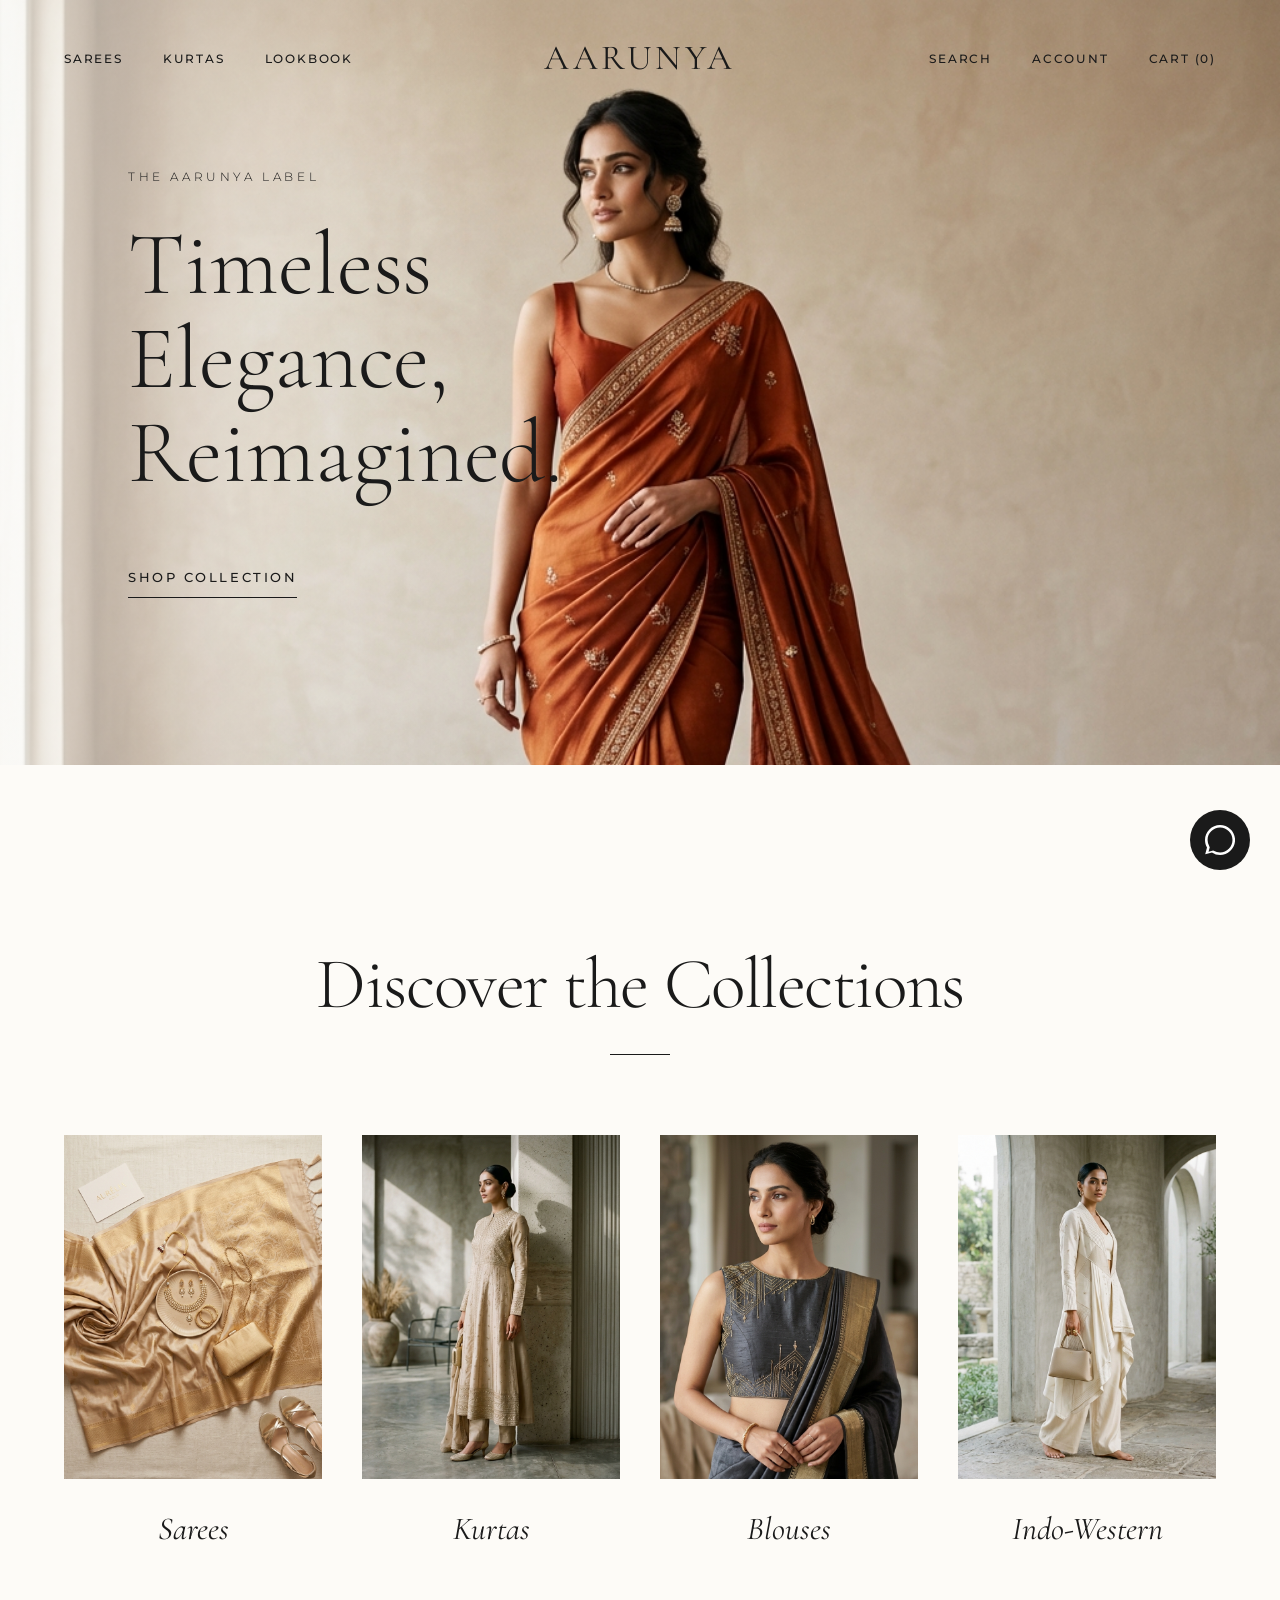
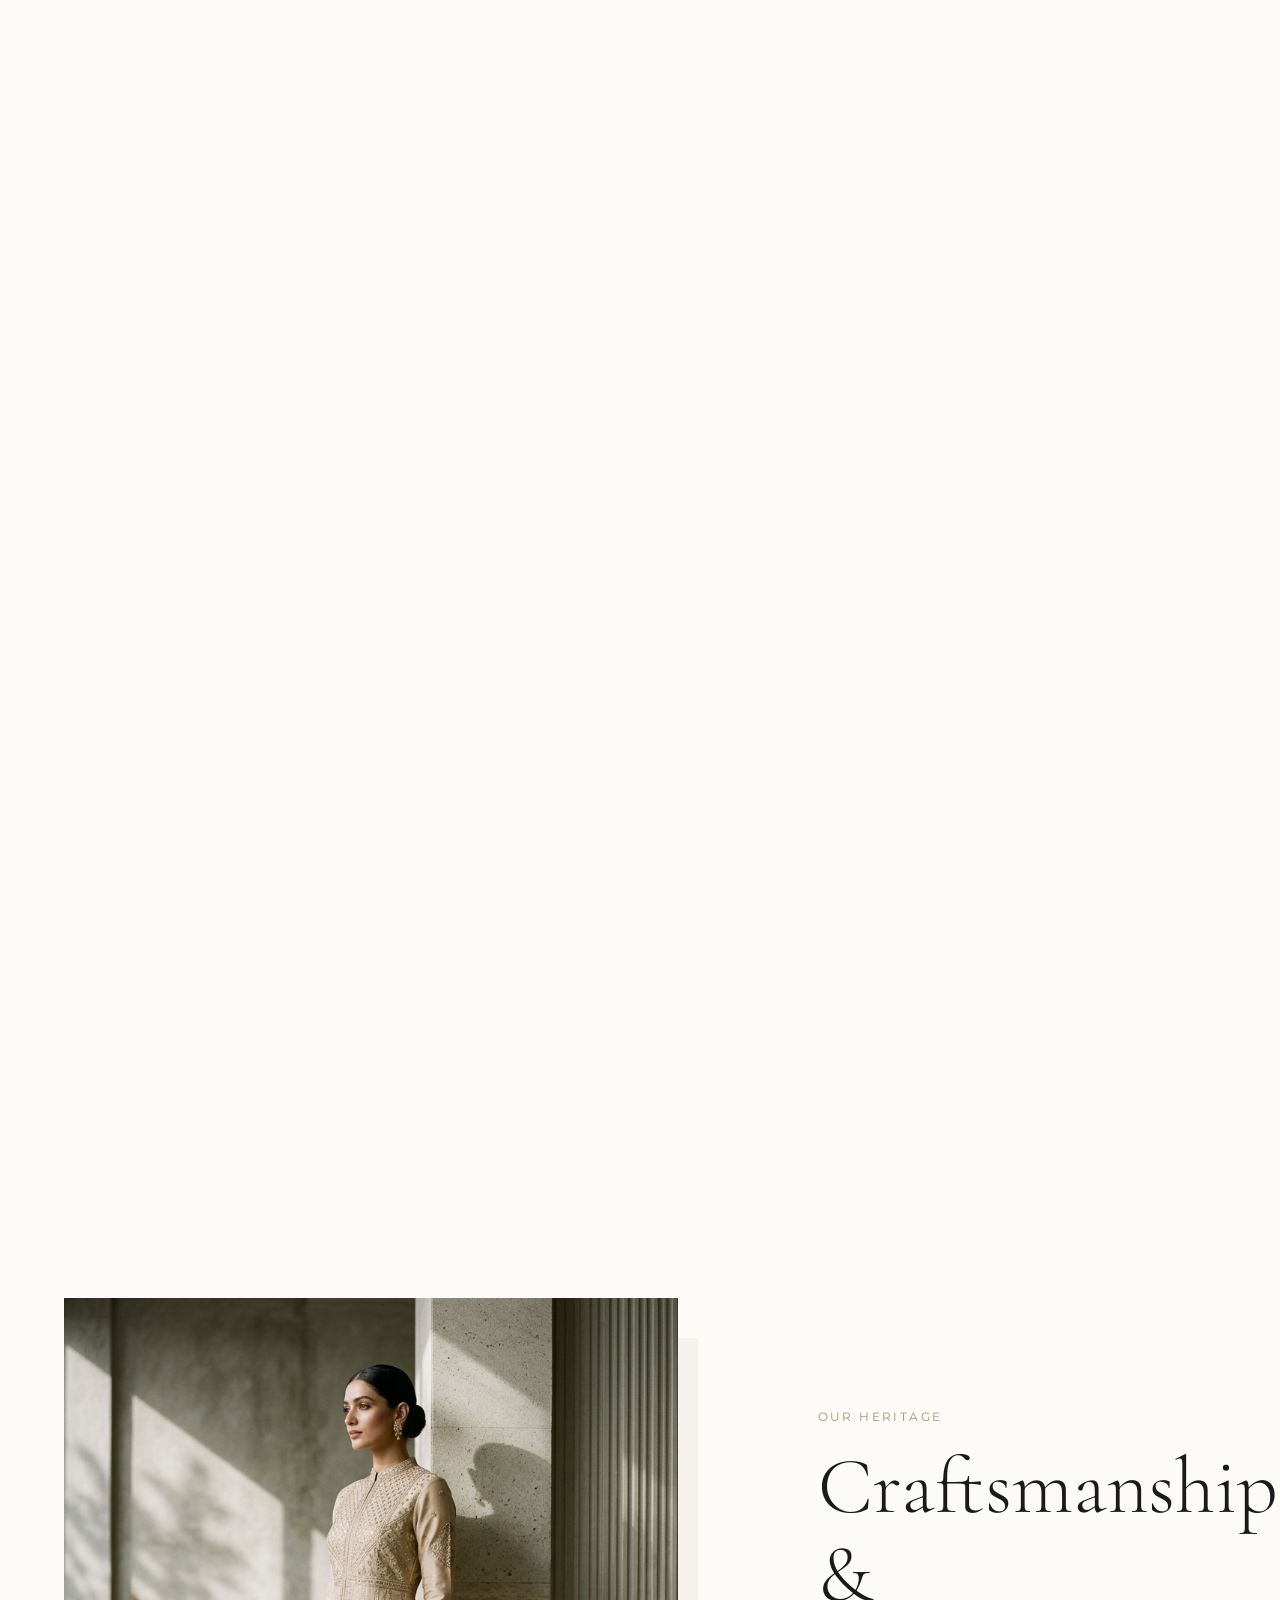
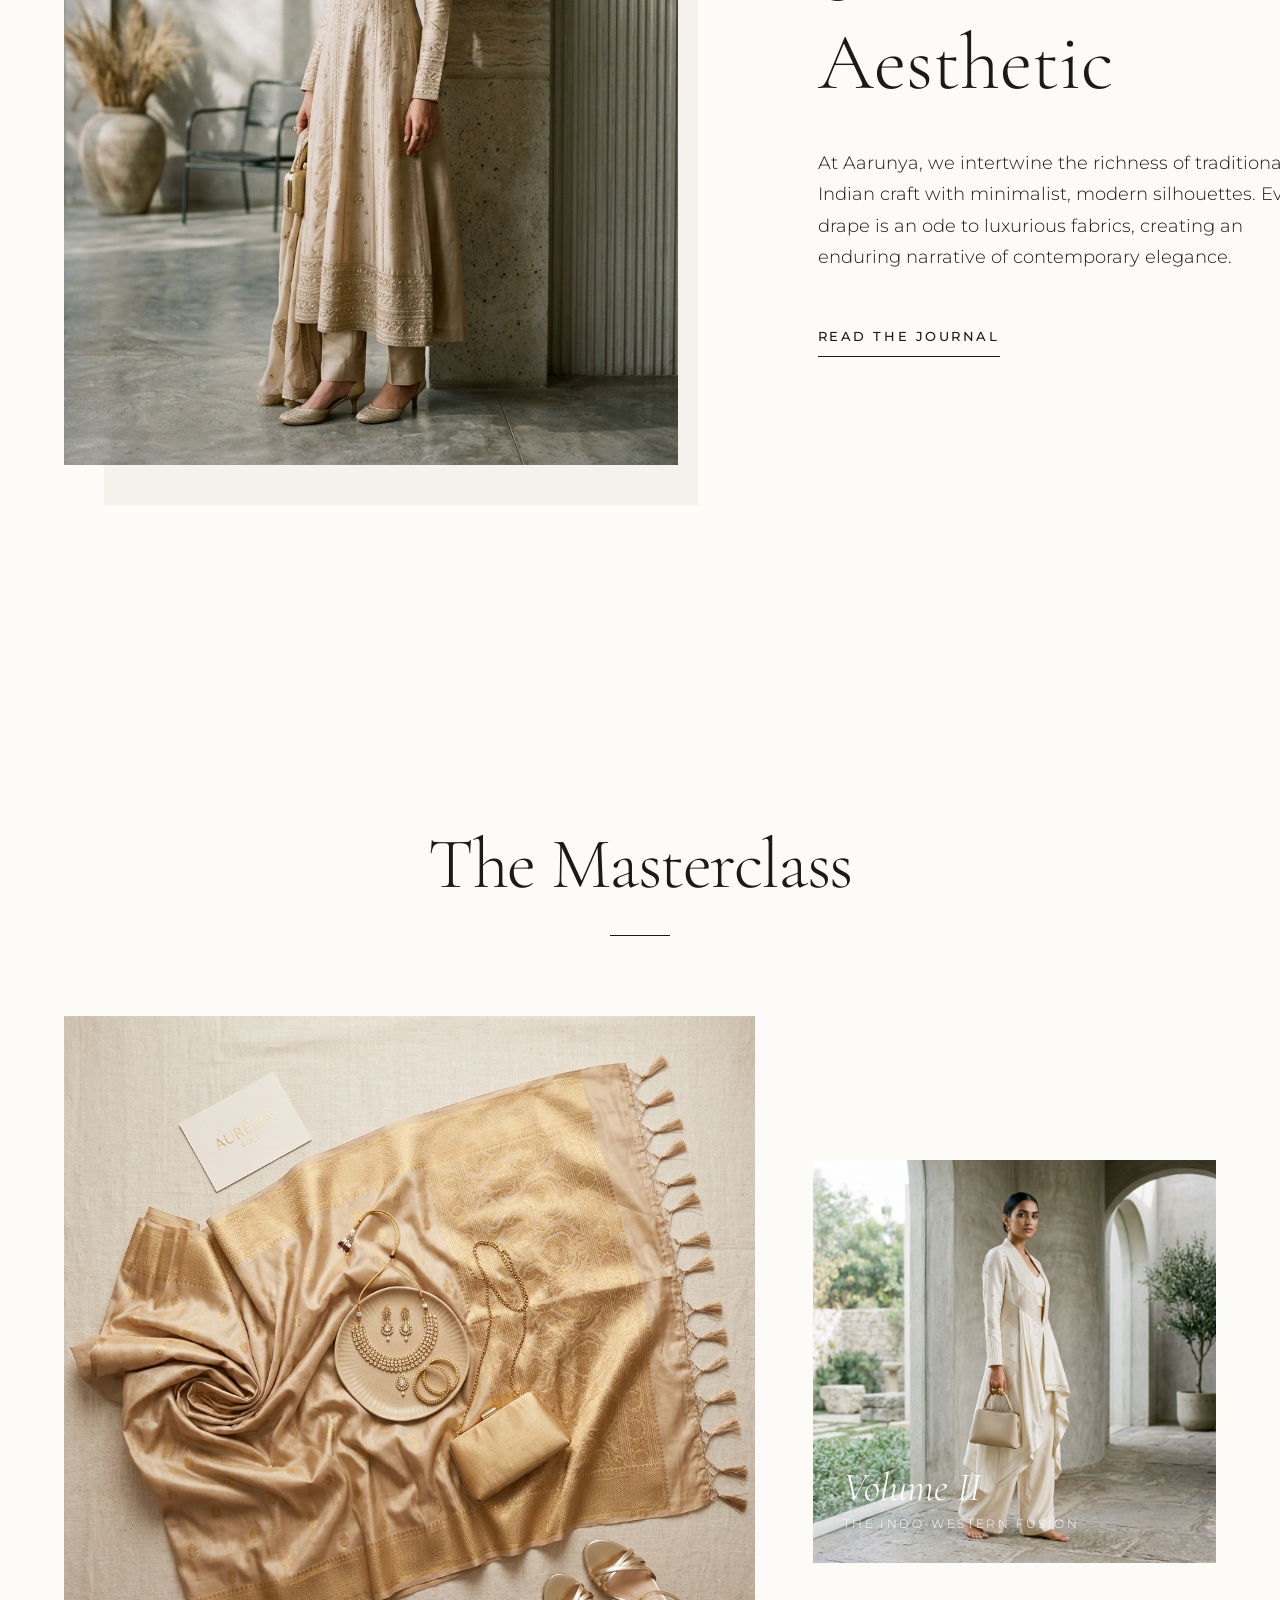
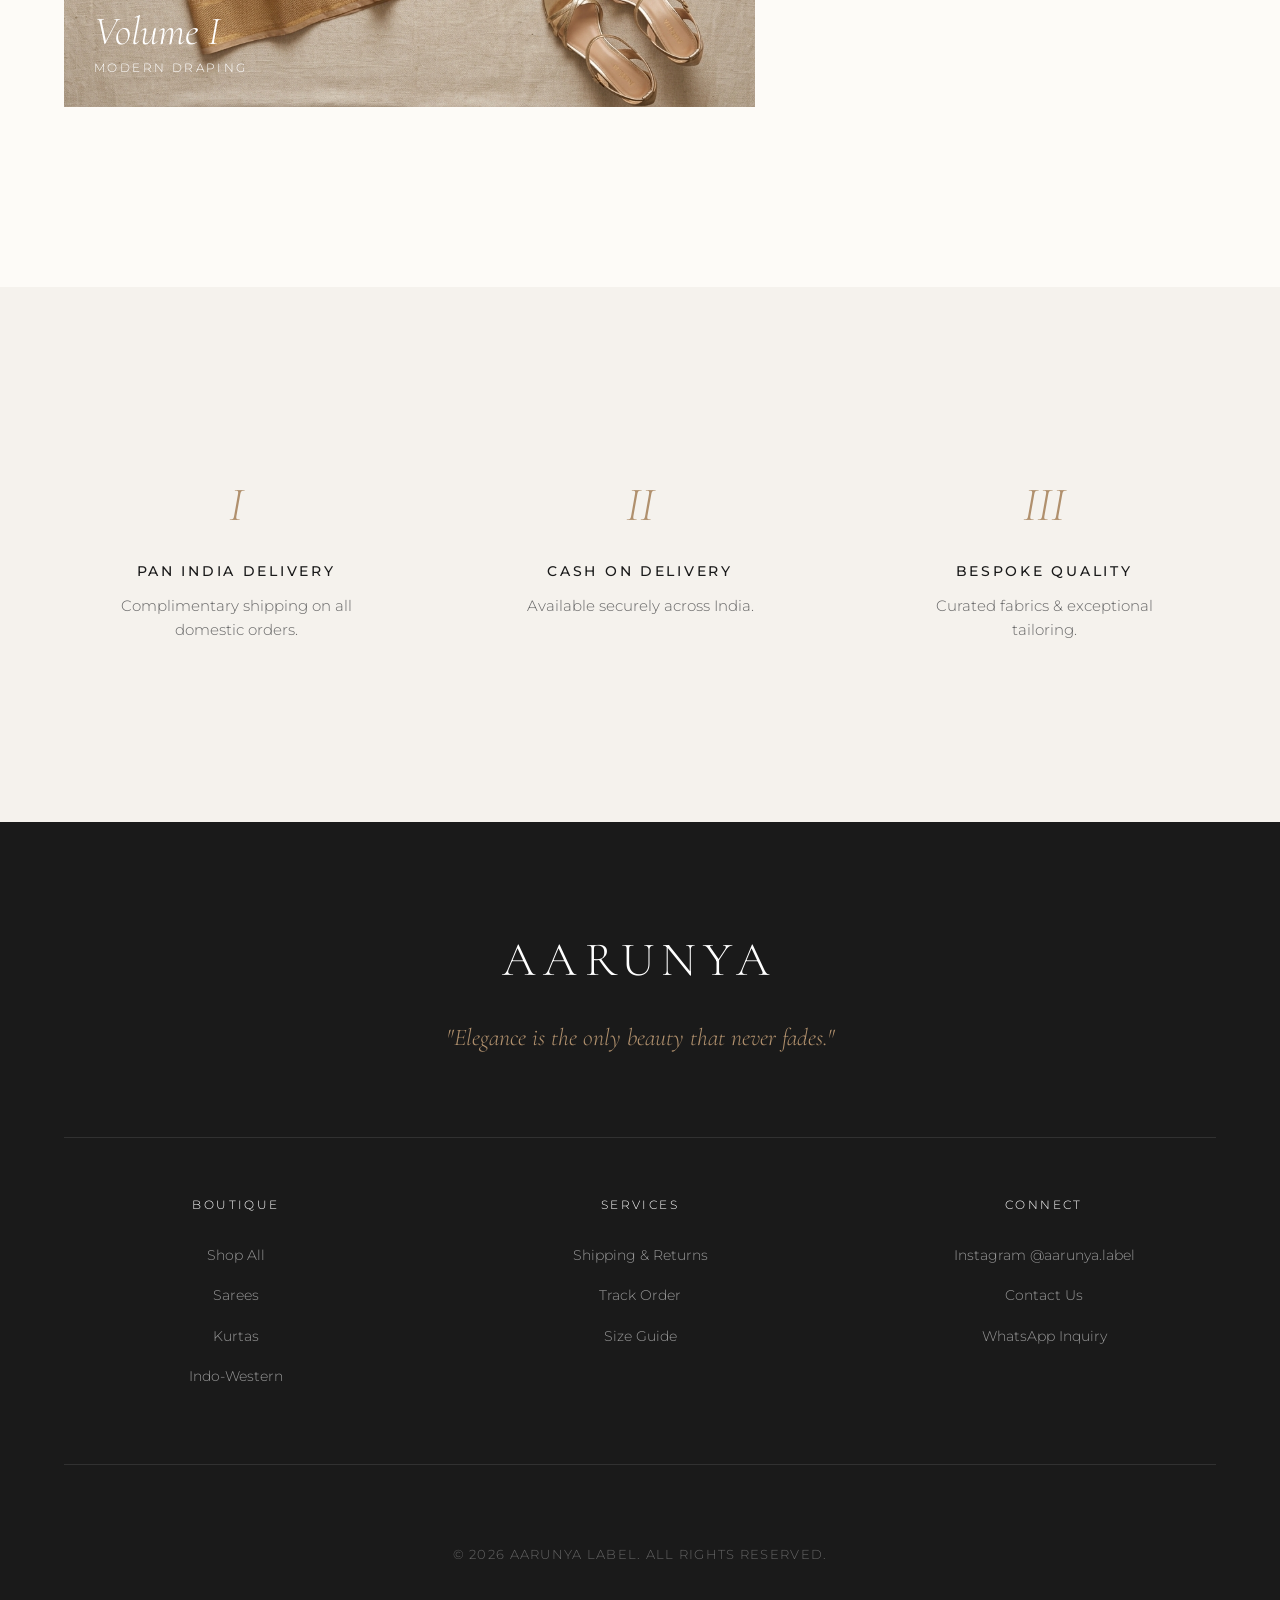
<file: index.html>
<!DOCTYPE html>
<html lang="en">
<head>
    <meta charset="UTF-8">
    <meta name="viewport" content="width=device-width, initial-scale=1.0">
    <title>Aarunya | Premium Fashion Boutique</title>
    <link rel="preconnect" href="https://fonts.googleapis.com">
    <link rel="preconnect" href="https://fonts.gstatic.com" crossorigin>
    <link href="https://fonts.googleapis.com/css2?family=Cormorant+Garamond:ital,wght@0,300;0,400;0,500;0,600;1,400&family=Montserrat:wght@200;300;400;500&display=swap" rel="stylesheet">
    <link rel="stylesheet" href="style.css">
</head>
<body>
    <!-- Header -->
    <header id="header">
        <div class="header-inner">
            <nav class="nav-left">
                <a href="#categories" class="nav-link">Sarees</a>
                <a href="#categories" class="nav-link">Kurtas</a>
                <a href="#collections" class="nav-link">Lookbook</a>
            </nav>
            
            <a href="#" class="brand-logo">Aarunya</a>
            
            <div class="nav-right">
                <a href="#" class="nav-link hidden-mobile">Search</a>
                <a href="#" class="nav-link hidden-mobile">Account</a>
                <a href="#" class="nav-link">Cart (0)</a>
            </div>
        </div>
    </header>

    <!-- Hero Section -->
    <section class="hero">
        <div class="hero-image-wrapper">
            <picture>
                <source media="(max-width: 768px)" srcset="assets/hero_mobile.png">
                <img src="assets/hero_desktop.png" alt="Aarunya Luxury Fashion" loading="eager">
            </picture>
        </div>
        <!-- Very delicate gradient just for text legibility if needed, keeping image pure -->
        <div class="hero-overlay"></div>
        <div class="hero-content">
            <span class="hero-subtitle">THE AARUNYA LABEL</span>
            <h1 class="hero-title">Timeless<br>Elegance,<br>Reimagined.</h1>
            <a href="#categories" class="btn-editorial">Shop Collection</a>
        </div>
    </section>

    <!-- Category Section -->
    <section class="categories section-spacing fade-up" id="categories">
        <div class="container">
            <div class="section-header center">
                <h2 class="section-title">Discover the Collections</h2>
                <div class="section-divider"></div>
            </div>
            
            <div class="category-grid">
                <a href="#" class="category-item">
                    <div class="img-wrapper">
                        <img src="assets/cat_saree_1776011371440.png" alt="Sarees" loading="lazy">
                    </div>
                    <span class="category-name">Sarees</span>
                </a>
                <a href="#" class="category-item">
                    <div class="img-wrapper">
                        <img src="assets/cat_kurta_1776011387418.png" alt="Kurtas" loading="lazy">
                    </div>
                    <span class="category-name">Kurtas</span>
                </a>
                <a href="#" class="category-item">
                    <div class="img-wrapper">
                        <img src="assets/cat_blouse_1776011403371.png" alt="Blouses" loading="lazy">
                    </div>
                    <span class="category-name">Blouses</span>
                </a>
                <a href="#" class="category-item">
                    <div class="img-wrapper">
                        <img src="assets/cat_indowestern_1776011422916.png" alt="Indo-Western" loading="lazy">
                    </div>
                    <span class="category-name">Indo-Western</span>
                </a>
            </div>
        </div>
    </section>

    <!-- Featured Collection -->
    <section class="featured section-spacing fade-up" id="collections">
        <div class="container">
            <div class="section-header">
                <h2 class="section-title">The Curated Edit</h2>
                <a href="#" class="view-all-link">View All Pieces</a>
            </div>
            
            <div class="product-grid">
                <a href="product.html" class="product-item">
                    <div class="product-img-wrapper">
                        <img src="assets/cat_saree_1776011371440.png" alt="The Heirloom Saree" loading="lazy">
                    </div>
                    <div class="product-details">
                        <h3 class="product-name">The Heirloom Saree</h3>
                        <span class="product-price">₹ 24,500</span>
                    </div>
                </a>
                <a href="product.html" class="product-item">
                    <div class="product-img-wrapper">
                        <img src="assets/cat_blouse_1776011403371.png" alt="Signature Charcoal Blouse" loading="lazy">
                    </div>
                    <div class="product-details">
                        <h3 class="product-name">Signature Charcoal Blouse</h3>
                        <span class="product-price">₹ 8,900</span>
                    </div>
                </a>
                <a href="product.html" class="product-item">
                    <div class="product-img-wrapper">
                        <img src="assets/cat_kurta_1776011387418.png" alt="Ivory Embroidered Kurta" loading="lazy">
                    </div>
                    <div class="product-details">
                        <h3 class="product-name">Ivory Embroidered Kurta</h3>
                        <span class="product-price">₹ 18,200</span>
                    </div>
                </a>
                <a href="product.html" class="product-item">
                    <div class="product-img-wrapper">
                        <img src="assets/cat_indowestern_1776011422916.png" alt="Modern Overlay Layer" loading="lazy">
                    </div>
                    <div class="product-details">
                        <h3 class="product-name">Modern Overlay Layer</h3>
                        <span class="product-price">₹ 32,000</span>
                    </div>
                </a>
            </div>
        </div>
    </section>

    <!-- Brand Story -->
    <section class="story section-spacing fade-up">
        <div class="container">
            <div class="story-grid">
                <div class="story-image-col">
                    <img src="assets/cat_kurta_1776011387418.png" alt="Craftsmanship" loading="lazy">
                </div>
                <div class="story-text-col">
                    <span class="subtitle">OUR HERITAGE</span>
                    <h2 class="story-title">Craftsmanship &<br>Aesthetic</h2>
                    <p class="story-desc">At Aarunya, we intertwine the richness of traditional Indian craft with minimalist, modern silhouettes. Every drape is an ode to luxurious fabrics, creating an enduring narrative of contemporary elegance.</p>
                    <a href="#" class="btn-editorial">Read the Journal</a>
                </div>
            </div>
        </div>
    </section>

    <!-- Lookbook & Editorial -->
    <section class="lookbook section-spacing fade-up">
        <div class="container">
            <div class="section-header center">
                <h2 class="section-title">The Masterclass</h2>
                <div class="section-divider"></div>
            </div>
            <div class="lookbook-masonry">
                <div class="lookbook-card huge">
                    <img src="assets/cat_saree_1776011371440.png" alt="Lookbook 1">
                    <div class="lookbook-text">
                        <h3>Volume I</h3>
                        <p>Modern Draping</p>
                    </div>
                </div>
                <div class="lookbook-card small">
                    <img src="assets/cat_indowestern_1776011422916.png" alt="Lookbook 2">
                    <div class="lookbook-text">
                        <h3>Volume II</h3>
                        <p>The Indo-Western Fusion</p>
                    </div>
                </div>
            </div>
        </div>
    </section>

    <!-- Trust & Services -->
    <section class="services section-spacing fade-up">
        <div class="container">
            <div class="services-wrapper">
                <div class="service-item">
                    <div class="service-icon">I</div>
                    <h4 class="service-title">Pan India Delivery</h4>
                    <p class="service-desc">Complimentary shipping on all domestic orders.</p>
                </div>
                <div class="service-item">
                    <div class="service-icon">II</div>
                    <h4 class="service-title">Cash on Delivery</h4>
                    <p class="service-desc">Available securely across India.</p>
                </div>
                <div class="service-item">
                    <div class="service-icon">III</div>
                    <h4 class="service-title">Bespoke Quality</h4>
                    <p class="service-desc">Curated fabrics & exceptional tailoring.</p>
                </div>
            </div>
        </div>
    </section>

    <!-- Footer -->
    <footer class="footer">
        <div class="container">
            <div class="footer-top">
                <div class="footer-brand">AARUNYA</div>
                <div class="footer-quote">"Elegance is the only beauty that never fades."</div>
            </div>
            <div class="footer-grid">
                <div class="footer-col">
                    <h4>Boutique</h4>
                    <ul>
                        <li><a href="#">Shop All</a></li>
                        <li><a href="#">Sarees</a></li>
                        <li><a href="#">Kurtas</a></li>
                        <li><a href="#">Indo-Western</a></li>
                    </ul>
                </div>
                <div class="footer-col">
                    <h4>Services</h4>
                    <ul>
                        <li><a href="#">Shipping & Returns</a></li>
                        <li><a href="#">Track Order</a></li>
                        <li><a href="#">Size Guide</a></li>
                    </ul>
                </div>
                <div class="footer-col">
                    <h4>Connect</h4>
                    <ul>
                        <li><a href="#">Instagram @aarunya.label</a></li>
                        <li><a href="#">Contact Us</a></li>
                        <li><a href="#">WhatsApp Inquiry</a></li>
                    </ul>
                </div>
            </div>
            <div class="footer-bottom">
                &copy; <span id="year"></span> Aarunya Label. All Rights Reserved.
            </div>
        </div>
    </footer>

    <!-- Sticky WhatsApp CTA -->
    <a href="https://wa.me/919876543210" class="sticky-whatsapp" target="_blank" aria-label="Order on WhatsApp">
        <svg viewBox="0 0 24 24" fill="currentColor">
            <path d="M12.031 0C5.385 0 0 5.388 0 12.035c0 2.122.551 4.195 1.6 6.015L.171 23.325l5.405-1.42A11.96 11.96 0 0 0 12.031 24c6.645 0 12.034-5.389 12.034-12.035C24.066 5.388 18.677 0 12.031 0zm0 21.986a9.92 9.92 0 0 1-5.067-1.385l-.363-.217-3.766.99.988-3.67-.236-.375a9.954 9.954 0 0 1-1.52-5.364c0-5.498 4.475-9.972 9.964-9.972 5.49 0 9.963 4.474 9.963 9.972 0 5.499-4.473 9.973-9.963 9.973z"/>
        </svg>
    </a>

    <script src="script.js"></script>
</body>
</html>
</file>
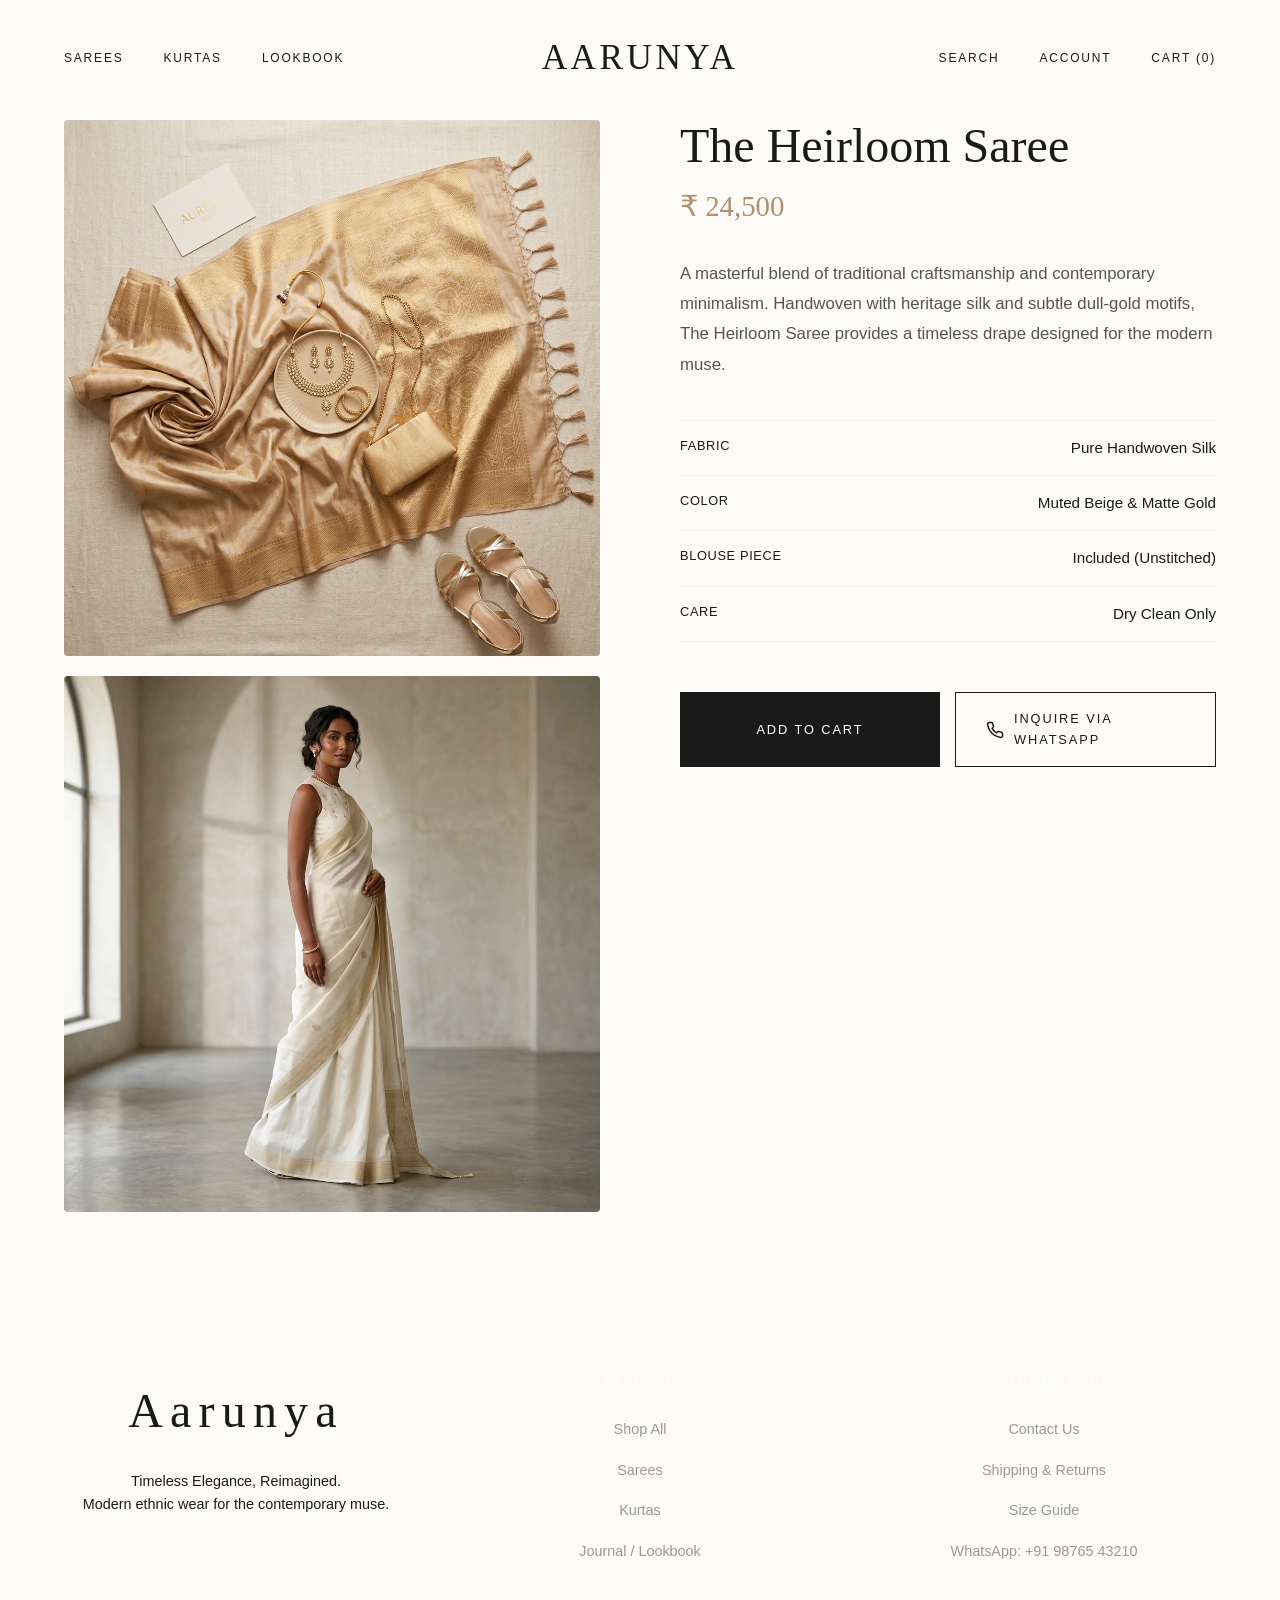
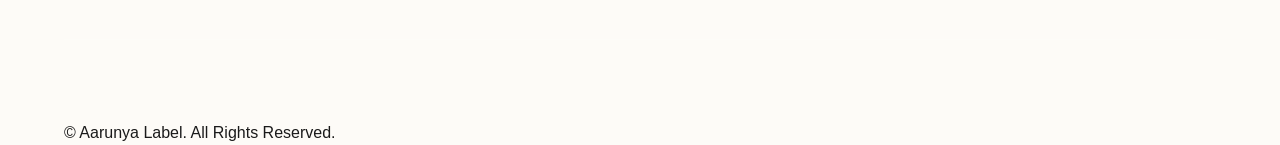
<file: product.html>
<!DOCTYPE html>
<html lang="en">
<head>
    <meta charset="UTF-8">
    <meta name="viewport" content="width=device-width, initial-scale=1.0">
    <title>The Heirloom Saree | Aarunya</title>
    <meta name="description" content="Shop the luxurious and minimal Heirloom Saree at Aarunya.">
    <link rel="stylesheet" href="style.css">
</head>
<body>
    <!-- Header -->
    <header id="header">
        <div class="header-inner">
            <nav class="nav-left">
                <a href="index.html#categories" class="nav-link">Sarees</a>
                <a href="index.html#categories" class="nav-link">Kurtas</a>
                <a href="index.html#collections" class="nav-link">Lookbook</a>
            </nav>
            
            <a href="index.html" class="brand-logo">Aarunya</a>
            
            <div class="nav-right">
                <a href="#" class="nav-link hidden-mobile">Search</a>
                <a href="#" class="nav-link hidden-mobile">Account</a>
                <a href="#" class="nav-link">Cart (0)</a>
            </div>
        </div>
    </header>

    <!-- Product Detail Section -->
    <section class="product-detail-section">
        <div class="container">
            <div class="product-detail-wrapper fade-in">
                <!-- Images (Left/Main side) -->
                <div class="product-gallery">
                    <img src="assets/cat_saree_1776011371440.png" alt="The Heirloom Saree - Full View" loading="lazy">
                    <img src="assets/hero_saree_1776011355249.png" alt="The Heirloom Saree - Styled View" loading="lazy">
                </div>
                
                <!-- Info (Right/Sticky side) -->
                <div class="product-info">
                    <h1>The Heirloom Saree</h1>
                    <p class="price">₹ 24,500</p>
                    <p class="product-desc">
                        A masterful blend of traditional craftsmanship and contemporary minimalism. Handwoven with heritage silk and subtle dull-gold motifs, The Heirloom Saree provides a timeless drape designed for the modern muse.
                    </p>
                    
                    <ul class="product-details-list">
                        <li><strong>Fabric</strong> <span>Pure Handwoven Silk</span></li>
                        <li><strong>Color</strong> <span>Muted Beige & Matte Gold</span></li>
                        <li><strong>Blouse Piece</strong> <span>Included (Unstitched)</span></li>
                        <li><strong>Care</strong> <span>Dry Clean Only</span></li>
                    </ul>

                    <div class="sticky-btn-group">
                        <button class="btn-primary">Add to Cart</button>
                        <a href="https://wa.me/919876543210" class="btn-whatsapp btn-secondary">
                            <svg xmlns="http://www.w3.org/2000/svg" width="20" height="20" viewBox="0 0 24 24" fill="none" stroke="currentColor" stroke-width="2" stroke-linecap="round" stroke-linejoin="round"><path d="M22 16.92v3a2 2 0 0 1-2.18 2 19.79 19.79 0 0 1-8.63-3.07 19.5 19.5 0 0 1-6-6 19.79 19.79 0 0 1-3.07-8.67A2 2 0 0 1 4.11 2h3a2 2 0 0 1 2 1.72 12.84 12.84 0 0 0 .7 2.81 2 2 0 0 1-.45 2.11L8.09 9.91a16 16 0 0 0 6 6l1.27-1.27a2 2 0 0 1 2.11-.45 12.84 12.84 0 0 0 2.81.7A2 2 0 0 1 22 16.92z"></path></svg>
                            Inquire via WhatsApp
                        </a>
                    </div>
                </div>
            </div>
        </div>
    </section>

    <!-- Footer -->
    <footer>
        <div class="container">
            <div class="footer-grid">
                <div class="footer-col">
                    <div class="footer-brand">Aarunya</div>
                    <p style="color: var(--color-gray); font-size: 0.9rem; margin-top: 1rem;">Timeless Elegance, Reimagined.<br>Modern ethnic wear for the contemporary muse.</p>
                </div>
                <div class="footer-col">
                    <h4>Explore</h4>
                    <ul class="footer-links">
                        <li><a href="#">Shop All</a></li>
                        <li><a href="#">Sarees</a></li>
                        <li><a href="#">Kurtas</a></li>
                        <li><a href="#">Journal / Lookbook</a></li>
                    </ul>
                </div>
                <div class="footer-col">
                    <h4>Customer Care</h4>
                    <ul class="footer-links">
                        <li><a href="#">Contact Us</a></li>
                        <li><a href="#">Shipping & Returns</a></li>
                        <li><a href="#">Size Guide</a></li>
                        <li><a href="#">WhatsApp: +91 98765 43210</a></li>
                    </ul>
                </div>
            </div>
            <div class="copyright">
                &copy; <span class="year"></span> Aarunya Label. All Rights Reserved.
            </div>
        </div>
    </footer>

    <script src="script.js"></script>
</body>
</html>
</file>
<file: style.css>
/* LUXURY EDITORIAL CSS */
:root {
    --color-bg: #FDFBF7; /* Softer, richer ivory */
    --color-text: #1a1a1a; /* True charcoal */
    --color-accent: #B0906D; /* Refined muted gold */
    --color-light: #F5F2ED;
    --color-white: #FFFFFF;
    
    --font-heading: 'Cormorant Garamond', serif;
    --font-body: 'Montserrat', sans-serif;
    
    --transition-slow: all 1.2s cubic-bezier(0.19, 1, 0.22, 1);
    --transition-fast: all 0.4s ease;
}

* {
    margin: 0;
    padding: 0;
    box-sizing: border-box;
}

body {
    font-family: var(--font-body);
    font-weight: 300;
    color: var(--color-text);
    background-color: var(--color-bg);
    line-height: 1.6;
    -webkit-font-smoothing: antialiased;
    -moz-osx-font-smoothing: grayscale;
}

html {
    scroll-behavior: smooth;
    font-size: 16px;
}

h1, h2, h3, h4, h5, h6 {
    font-family: var(--font-heading);
    font-weight: 300;
    line-height: 1.1;
    color: var(--color-text);
}

a {
    color: inherit;
    text-decoration: none;
    transition: var(--transition-fast);
}

img {
    max-width: 100%;
    display: block;
}

.container {
    max-width: 1600px; /* Wider for editorial feel */
    margin: 0 auto;
    padding: 0 5%;
}

/* Typography Helpers */
.subtitle {
    font-family: var(--font-body);
    font-size: 0.75rem;
    text-transform: uppercase;
    letter-spacing: 0.2em;
    font-weight: 400;
    color: var(--color-accent);
    display: block;
    margin-bottom: 1rem;
}

.section-spacing {
    padding: 120px 0;
}
@media (min-width: 1024px) {
    .section-spacing {
        padding: 180px 0;
    }
}

.section-header {
    margin-bottom: 80px;
    display: flex;
    justify-content: space-between;
    align-items: flex-end;
}
.section-header.center {
    flex-direction: column;
    align-items: center;
    text-align: center;
}
.section-title {
    font-size: 3rem;
    letter-spacing: -0.02em;
}
@media (min-width: 768px) {
    .section-title {
        font-size: 4.5rem;
    }
}
.section-divider {
    width: 60px;
    height: 1px;
    background-color: var(--color-text);
    margin-top: 30px;
}

/* Header */
header {
    position: fixed;
    top: 0;
    left: 0;
    width: 100%;
    z-index: 1000;
    padding: 30px 5%;
    transition: var(--transition-fast);
}
header.scrolled {
    background: rgba(253, 251, 247, 0.98);
    padding: 20px 5%;
    box-shadow: 0 1px 0 rgba(0,0,0,0.05);
}

.header-inner {
    display: grid;
    grid-template-columns: 1fr auto 1fr;
    align-items: center;
}

.nav-left { display: flex; gap: 40px; }
.nav-right { display: flex; gap: 40px; justify-content: flex-end; }

.nav-link {
    font-family: var(--font-body);
    font-size: 0.75rem;
    text-transform: uppercase;
    letter-spacing: 0.15em;
    font-weight: 500;
}
.nav-link:hover { color: var(--color-accent); }

.brand-logo {
    font-family: var(--font-heading);
    font-size: 2.2rem;
    letter-spacing: 0.1em;
    text-transform: uppercase;
    font-weight: 400;
}

@media (max-width: 768px) {
    .hidden-mobile { display: none; }
    .nav-left, .nav-right { gap: 20px; }
}

/* Hero Section */
.hero {
    height: 85vh;
    position: relative;
    display: flex;
    align-items: center;
    overflow: hidden;
}

.hero-image-wrapper {
    position: absolute;
    top: 0;
    left: 0;
    width: 100%;
    height: 100%;
    z-index: 1;
}

.hero-image-wrapper img {
    width: 100%;
    height: 100%;
    object-fit: cover;
    object-position: top center;
    animation: imageReveal 2s var(--transition-slow) forwards;
}

@keyframes imageReveal {
    0% { transform: scale(1.05); filter: blur(5px); }
    100% { transform: scale(1); filter: blur(0); }
}

/* Very delicate gradient ensuring text legibility without muddying image */
.hero-overlay {
    position: absolute;
    inset: 0;
    z-index: 2;
    background: linear-gradient(to right, rgba(253,251,247,0.7) 0%, rgba(253,251,247,0) 40%);
}
@media (max-width: 768px) {
    .hero-overlay {
        background: linear-gradient(to top, rgba(253,251,247,0.9) 0%, rgba(253,251,247,0) 50%);
    }
}

.hero-content {
    position: relative;
    z-index: 3;
    padding-left: 5%;
    max-width: 800px;
}
@media (min-width: 1024px) {
    .hero-content { padding-left: 10%; }
}

.hero-subtitle {
    font-family: var(--font-body);
    font-size: 0.75rem;
    letter-spacing: 0.3em;
    text-transform: uppercase;
    display: block;
    margin-bottom: 2rem;
}

.hero-title {
    font-size: 4rem;
    margin-bottom: 3rem;
    color: var(--color-text);
}
@media (min-width: 768px) {
    .hero-title {
        font-size: 7vw;
        line-height: 1.05;
        margin-bottom: 4rem;
    }
}

.btn-editorial {
    display: inline-block;
    padding-bottom: 8px;
    border-bottom: 1px solid var(--color-text);
    font-family: var(--font-body);
    font-size: 0.8rem;
    text-transform: uppercase;
    letter-spacing: 0.2em;
    font-weight: 500;
}
.btn-editorial:hover {
    color: var(--color-accent);
    border-bottom-color: var(--color-accent);
}

/* Categories - Clean Editorial Grid */
.category-grid {
    display: grid;
    grid-template-columns: 1fr;
    gap: 40px;
}
@media (min-width: 768px) {
    .category-grid {
        grid-template-columns: repeat(2, 1fr);
        gap: 60px 40px;
    }
}
@media (min-width: 1024px) {
    .category-grid {
        grid-template-columns: repeat(4, 1fr);
    }
}

.category-item {
    display: flex;
    flex-direction: column;
    align-items: center;
    text-align: center;
}

.img-wrapper {
    width: 100%;
    aspect-ratio: 3/4;
    overflow: hidden;
    margin-bottom: 24px;
    background: var(--color-light);
}

.img-wrapper img {
    width: 100%;
    height: 100%;
    object-fit: cover;
    transition: var(--transition-slow);
}

.category-item:hover .img-wrapper img {
    transform: scale(1.05);
}

.category-name {
    font-family: var(--font-heading);
    font-size: 2rem;
    font-weight: 400;
    font-style: italic;
}

/* Featured Products */
.view-all-link {
    font-family: var(--font-body);
    font-size: 0.75rem;
    text-transform: uppercase;
    letter-spacing: 0.15em;
    border-bottom: 1px solid currentColor;
    padding-bottom: 5px;
}

.product-grid {
    display: grid;
    grid-template-columns: 1fr 1fr;
    gap: 40px 20px;
}
@media (min-width: 1024px) {
    .product-grid {
        grid-template-columns: repeat(4, 1fr);
        gap: 80px 40px;
    }
}

.product-item {
    display: block;
}

.product-img-wrapper {
    aspect-ratio: 2/3;
    overflow: hidden;
    margin-bottom: 20px;
    background: var(--color-light);
}
.product-img-wrapper img {
    width: 100%;
    height: 100%;
    object-fit: cover;
    transition: var(--transition-slow);
}
.product-item:hover .product-img-wrapper img {
    transform: scale(1.05);
}

.product-details {
    text-align: center;
}

.product-name {
    font-family: var(--font-body);
    font-size: 0.8rem;
    text-transform: uppercase;
    letter-spacing: 0.1em;
    font-weight: 400;
    margin-bottom: 8px;
}

.product-price {
    font-family: var(--font-heading);
    font-size: 1.4rem;
    color: var(--color-text);
}

/* Brand Story */
.story-grid {
    display: grid;
    grid-template-columns: 1fr;
    gap: 60px;
    align-items: center;
}
@media (min-width: 1024px) {
    .story-grid {
        grid-template-columns: 55% 45%;
        gap: 120px;
    }
}

.story-image-col {
    position: relative;
    padding-right: 20px;
}
.story-image-col::before {
    content: '';
    position: absolute;
    top: 40px;
    right: 0;
    bottom: -40px;
    left: 40px;
    background: var(--color-light);
    z-index: -1;
}

.story-image-col img {
    width: 100%;
    aspect-ratio: 4/5;
    object-fit: cover;
}

.story-title {
    font-size: 3.5rem;
    margin-bottom: 40px;
}
@media (min-width: 768px) {
    .story-title { font-size: 5rem; }
}

.story-desc {
    font-size: 1.1rem;
    line-height: 1.8;
    margin-bottom: 50px;
    max-width: 500px;
}

/* Lookbook */
.lookbook-masonry {
    display: grid;
    grid-template-columns: 1fr;
    gap: 40px;
}
@media (min-width: 900px) {
    .lookbook-masonry {
        grid-template-columns: 60% 35%;
        justify-content: space-between;
        align-items: center;
    }
}

.lookbook-card {
    position: relative;
    overflow: hidden;
}
.lookbook-card img {
    width: 100%;
    object-fit: cover;
    transition: var(--transition-slow);
}
.lookbook-card:hover img {
    transform: scale(1.03);
}

.lookbook-text {
    position: absolute;
    bottom: 30px;
    left: 30px;
    color: var(--color-white);
}

.lookbook-text h3 {
    color: var(--color-white);
    font-family: var(--font-heading);
    font-size: 2.5rem;
    font-style: italic;
    margin-bottom: 5px;
}
.lookbook-text p {
    font-family: var(--font-body);
    font-size: 0.75rem;
    text-transform: uppercase;
    letter-spacing: 0.2em;
}

/* Services */
.services {
    background-color: var(--color-light);
    text-align: center;
}

.services-wrapper {
    display: grid;
    grid-template-columns: 1fr;
    gap: 60px;
}
@media (min-width: 768px) {
    .services-wrapper {
        grid-template-columns: repeat(3, 1fr);
    }
}

.service-icon {
    font-family: var(--font-heading);
    font-size: 3rem;
    color: var(--color-accent);
    margin-bottom: 20px;
    font-style: italic;
}

.service-title {
    font-family: var(--font-body);
    font-size: 0.85rem;
    text-transform: uppercase;
    letter-spacing: 0.2em;
    font-weight: 500;
    margin-bottom: 15px;
}

.service-desc {
    font-size: 0.95rem;
    color: #666;
    max-width: 250px;
    margin: 0 auto;
}

/* Footer */
.footer {
    background-color: var(--color-text);
    color: var(--color-white);
    padding-top: 100px;
    padding-bottom: 40px;
}

.footer-top {
    text-align: center;
    margin-bottom: 80px;
}

.footer-brand {
    font-family: var(--font-heading);
    font-size: 3rem;
    letter-spacing: 0.15em;
    margin-bottom: 20px;
}

.footer-quote {
    font-family: var(--font-heading);
    font-style: italic;
    font-size: 1.5rem;
    color: var(--color-accent);
}

.footer-grid {
    display: grid;
    grid-template-columns: repeat(1, 1fr);
    gap: 60px;
    margin-bottom: 80px;
    text-align: center;
    border-top: 1px solid rgba(255,255,255,0.1);
    border-bottom: 1px solid rgba(255,255,255,0.1);
    padding: 60px 0;
}
@media (min-width: 768px) {
    .footer-grid {
        grid-template-columns: repeat(3, 1fr);
    }
}

.footer-col h4 {
    color: var(--color-white);
    font-family: var(--font-body);
    font-size: 0.75rem;
    text-transform: uppercase;
    letter-spacing: 0.2em;
    margin-bottom: 30px;
}

.footer-col ul { list-style: none; }
.footer-col li { margin-bottom: 15px; }
.footer-col a {
    color: #999;
    font-size: 0.9rem;
}
.footer-col a:hover { color: var(--color-white); }

.footer-bottom {
    text-align: center;
    font-size: 0.8rem;
    color: #666;
    text-transform: uppercase;
    letter-spacing: 0.1em;
}

/* Animations */
.fade-up {
    opacity: 0;
    transform: translateY(50px);
    transition: opacity 1.2s cubic-bezier(0.19, 1, 0.22, 1), transform 1.2s cubic-bezier(0.19, 1, 0.22, 1);
}
.fade-up.visible {
    opacity: 1;
    transform: translateY(0);
}

/* Sticky WhatsApp */
.sticky-whatsapp {
    position: fixed;
    bottom: 30px;
    right: 30px;
    background-color: var(--color-text);
    color: var(--color-white);
    width: 60px;
    height: 60px;
    border-radius: 50%;
    display: flex;
    justify-content: center;
    align-items: center;
    z-index: 1000;
    transition: var(--transition-fast);
}
.sticky-whatsapp svg { width: 30px; height: 30px; }
.sticky-whatsapp:hover { transform: translateY(-5px); background-color: var(--color-accent); }

/* --- PRODUCT DETAIL PAGE UI --- */
.product-detail-section {
    padding-top: 15vw;
    padding-bottom: 100px;
}
@media (min-width: 1024px) {
    .product-detail-section { padding-top: 120px; }
}

.product-detail-wrapper {
    display: grid;
    grid-template-columns: 1fr;
    gap: 40px;
}
@media (min-width: 900px) {
    .product-detail-wrapper {
        grid-template-columns: 1fr 1fr;
        gap: 80px;
        align-items: start;
    }
}

.product-gallery {
    display: flex;
    flex-direction: column;
    gap: 20px;
}
.product-gallery img {
    width: 100%;
    height: auto;
    background: var(--color-light);
    border-radius: 4px; /* subtle softening */
}

.product-info {
    position: sticky;
    top: 120px;
}

.product-info h1 {
    font-size: 3rem;
    margin-bottom: 10px;
}

.product-info .price {
    font-family: var(--font-heading);
    font-size: 1.8rem;
    color: var(--color-accent);
    margin-bottom: 30px;
}

.product-desc {
    font-size: 1.05rem;
    line-height: 1.8;
    color: #555;
    margin-bottom: 40px;
}

.product-details-list {
    list-style: none;
    margin-bottom: 50px;
    border-top: 1px solid #eee;
}

.product-details-list li {
    display: flex;
    justify-content: space-between;
    padding: 15px 0;
    border-bottom: 1px solid #eee;
    font-size: 0.95rem;
}

.product-details-list li strong {
    font-weight: 500;
    text-transform: uppercase;
    letter-spacing: 0.05em;
    font-size: 0.8rem;
}

.sticky-btn-group {
    display: flex;
    flex-direction: column;
    gap: 15px;
}
@media (min-width: 600px) {
    .sticky-btn-group {
        flex-direction: row;
    }
}

.btn-primary, .btn-secondary {
    padding: 16px 30px;
    font-family: var(--font-body);
    font-size: 0.8rem;
    text-transform: uppercase;
    letter-spacing: 0.15em;
    font-weight: 500;
    cursor: pointer;
    border: none;
    transition: var(--transition-fast);
    display: flex;
    align-items: center;
    justify-content: center;
    gap: 10px;
    width: 100%;
    border-radius: 0; /* modern edge */
}

.btn-primary {
    background-color: var(--color-text);
    color: var(--color-white);
}

.btn-primary:hover {
    background-color: var(--color-accent);
}

.btn-secondary {
    background-color: transparent;
    color: var(--color-text);
    border: 1px solid var(--color-text);
}

.btn-secondary:hover {
    background-color: var(--color-light);
}

.btn-whatsapp {
    text-decoration: none;
}
</file>
